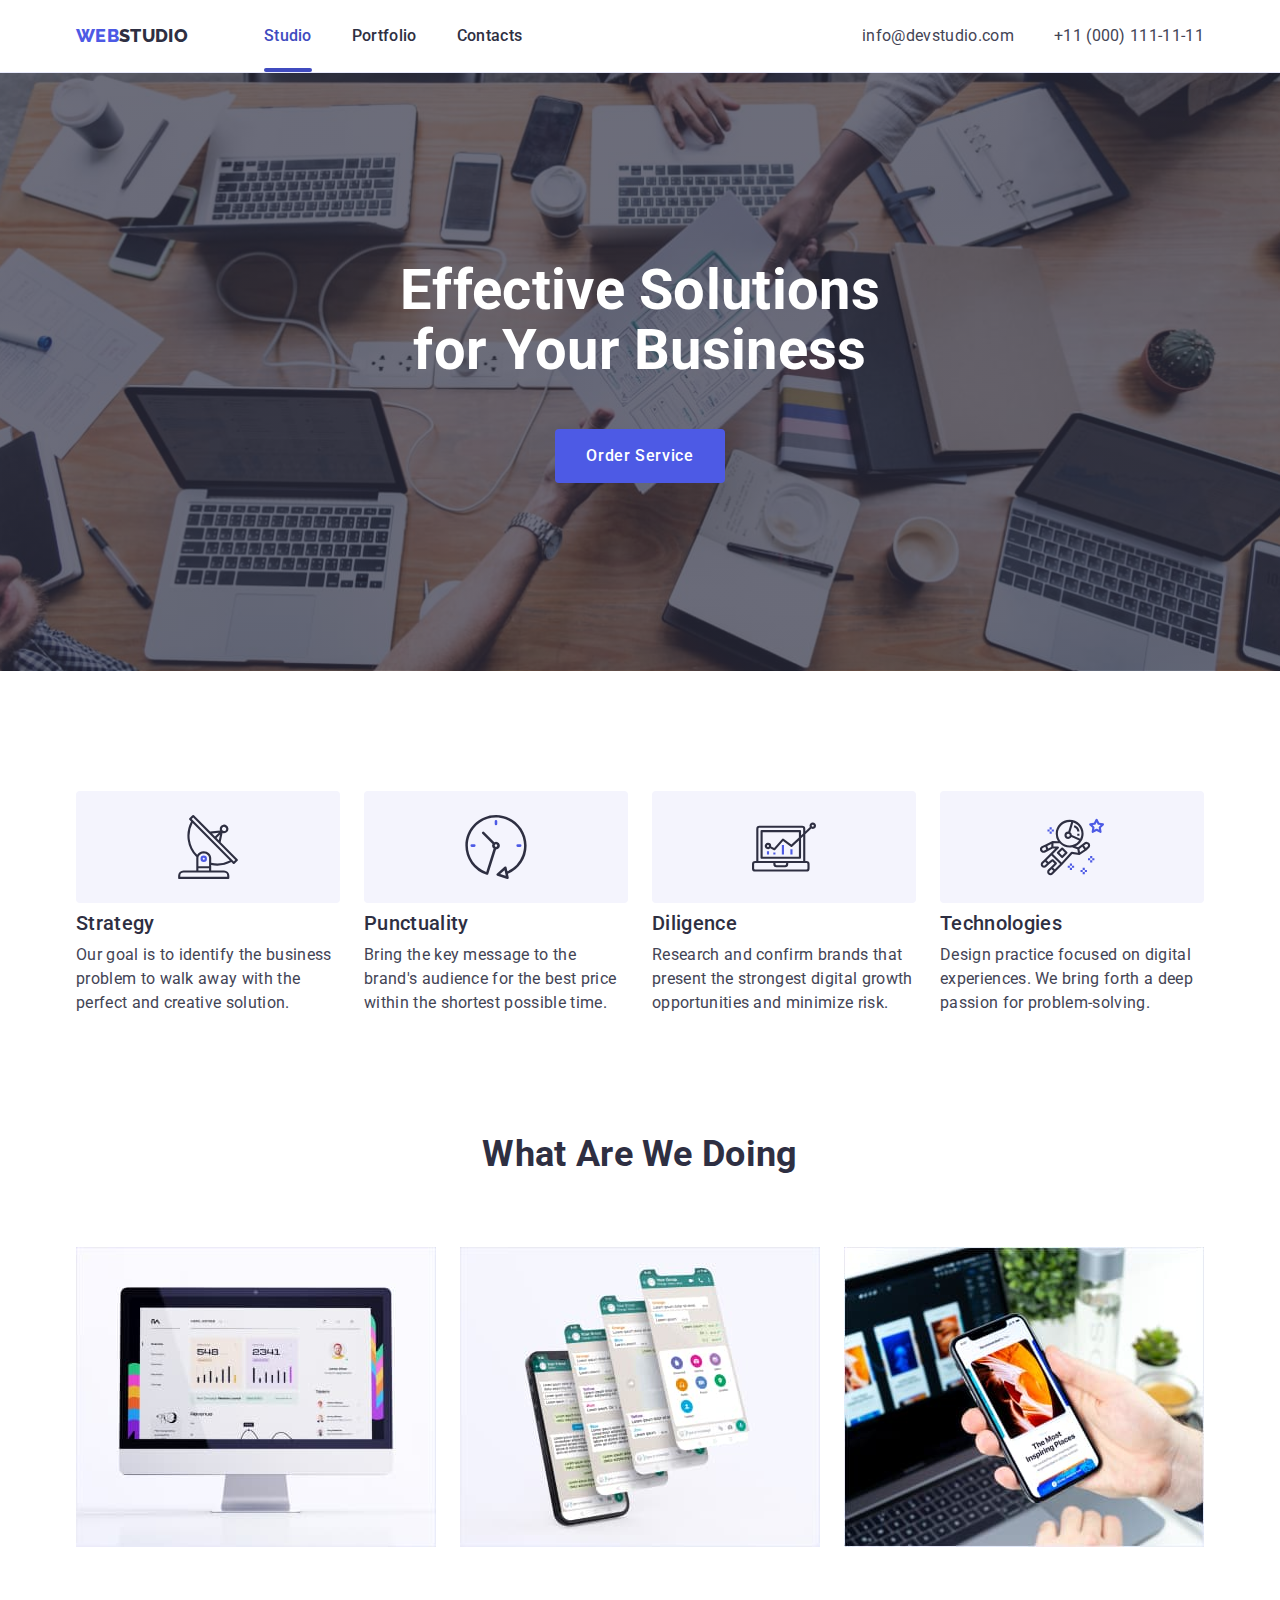
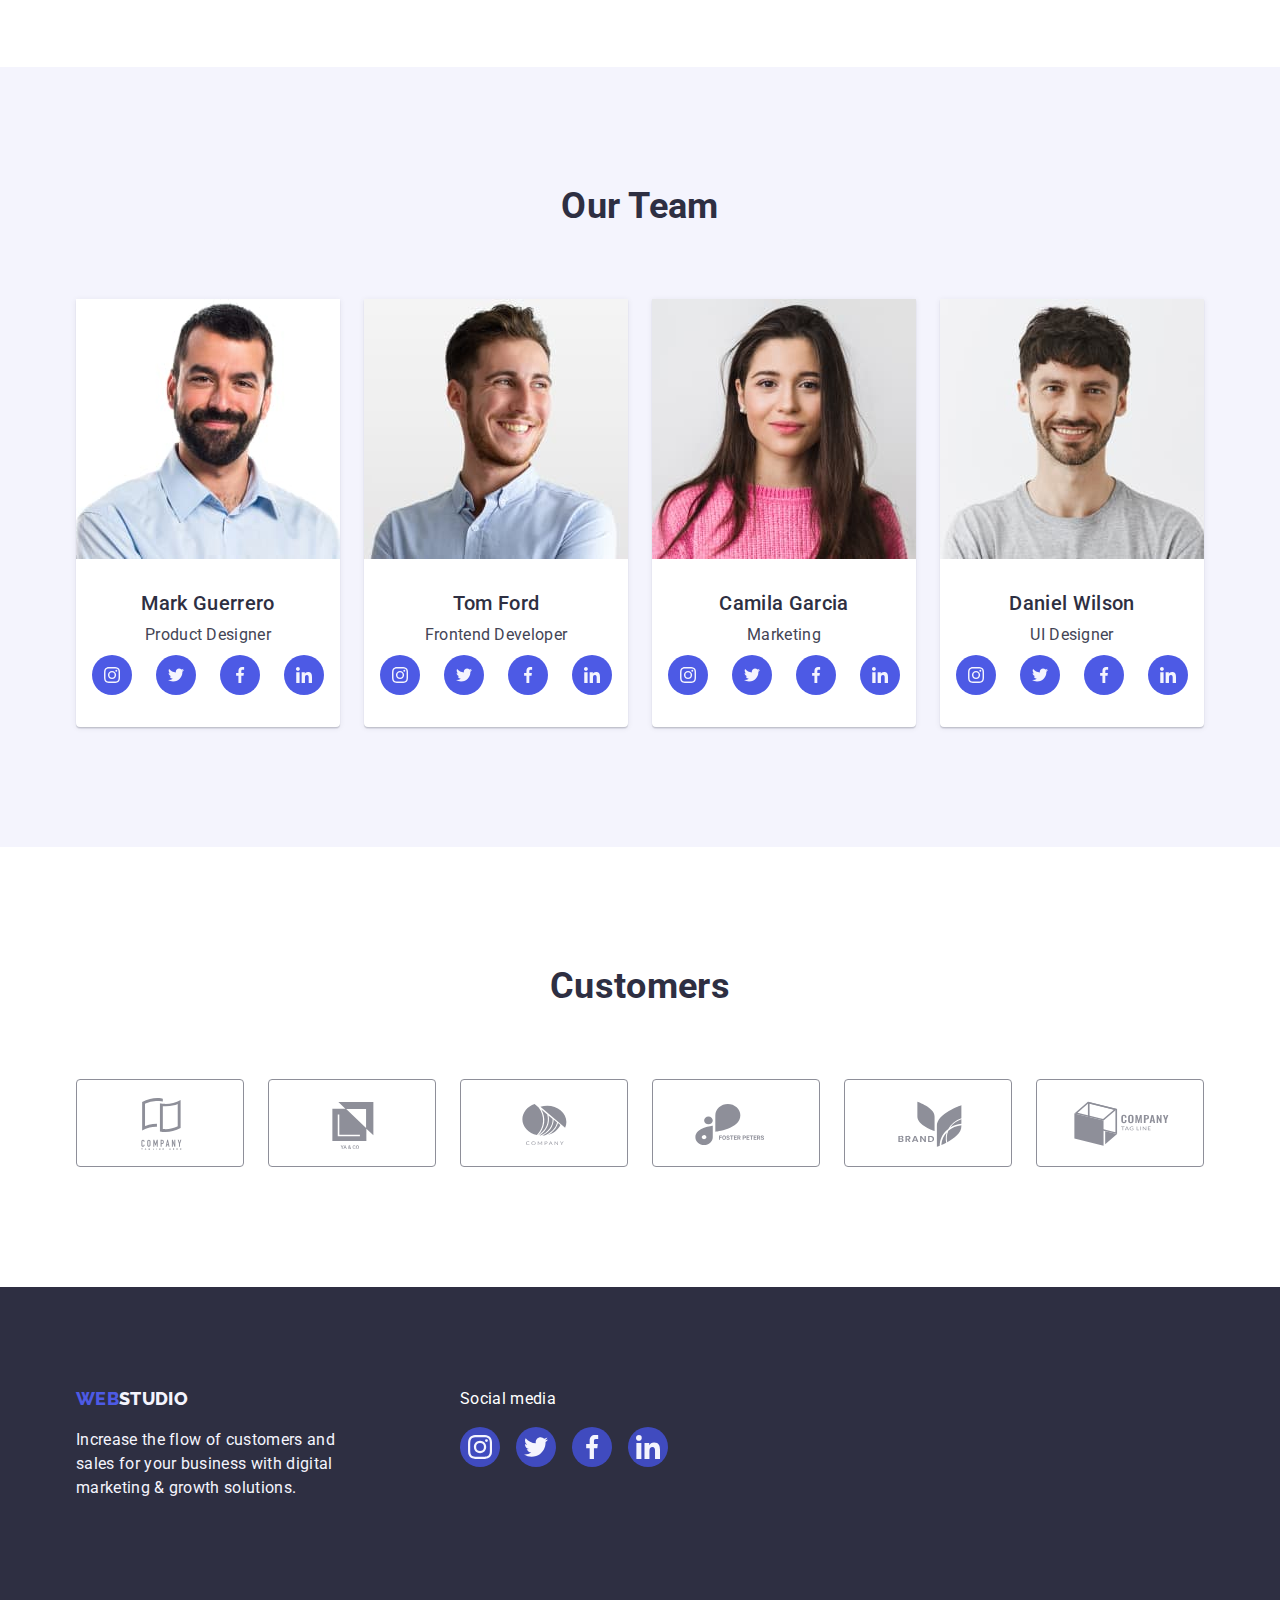
<file: index.html>
<!DOCTYPE html>
<html lang="en">
  <head>
    <meta charset="UTF-8" />
    <meta http-equiv="X-UA-Compatible" content="IE=edge" />
    <meta name="viewport" content="width=, initial-scale=1.0" />
    <title>WebStudio</title>
    <!-- /**
      |============================
      | Normalize styles
      |============================
    */ -->
    <link
      rel="stylesheet"
      href="https://cdn.jsdelivr.net/npm/modern-normalize@1.1.0/modern-normalize.min.css"
    />
    <!-- /**
      |============================
      | Custom styles
      |============================
    */ -->
    <link rel="preconnect" href="https://fonts.googleapis.com" />
    <link rel="preconnect" href="https://fonts.gstatic.com" crossorigin />
    <link
      href="https://fonts.googleapis.com/css2?family=Raleway:wght@800&family=Roboto:wght@400;500;700;900&display=swap"
      rel="stylesheet"
    />
    <link rel="stylesheet" href="./css/styles.css" />
  </head>
  <body class="page" data-body>
    <!-- /**
      |============================
      | Header
      |============================
    */ -->
    <header class="header">
      <div class="container header-container">
        <a class="link logo" href="./index.html"
          >WEB<span class="logo-header-part">STUDIO</span></a
        >
        <nav class="header-nav">
          <ul class="list header-nav-list">
            <li class="header-nav-item">
              <a class="link header-nav-link current" href="./index.html"
                >Studio</a
              >
            </li>
            <li class="header-nav-item">
              <a class="link header-nav-link" href="./portfolio.html"
                >Portfolio</a
              >
            </li>
            <li class="header-nav-item">
              <a class="link header-nav-link" href="#contacts">Contacts</a>
            </li>
          </ul>
        </nav>
        <address id="contacts">
          <ul class="list contacts-list">
            <li>
              <a class="link contacts-link" href="mailto:info@devstudio.com"
                >info@devstudio.com</a
              >
            </li>
            <li>
              <a class="link contacts-link" href="tel:+11(000)111-11-11"
                >+11 (000) 111-11-11</a
              >
            </li>
          </ul>
        </address>
      </div>
    </header>

    <main>
      <!-- /**
       |============================
       | Hero
       |============================
     */ -->
      <section class="section hero-section">
        <div class="container">
          <h1 class="hero-title">Effective Solutions for Your Business</h1>
          <button class="btn hero-btn" type="button" data-modal-open>
            Order Service
          </button>
        </div>
      </section>
      <!-- /**
  |============================
  | Our Features
  |============================
*/ -->
      <section class="section our-features-section">
        <div class="container our-features-container">
          <h2 class="title visually-hidden">Our Features</h2>
          <ul class="list our-features-list card-set">
            <li class="list our-features-item card-set-item">
              <div class="our-features-item-icon">
                <svg width="64" height="64">
                  <use href="./images/icons.svg#antenna"></use>
                </svg>
              </div>
              <h3 class="subtitle">Strategy</h3>
              <p>
                Our goal is to identify the business problem to walk away with
                the perfect and creative solution.
              </p>
            </li>
            <li class="list our-features-item card-set-item">
              <div class="our-features-item-icon">
                <svg width="64" height="64">
                  <use href="./images/icons.svg#clock"></use>
                </svg>
              </div>
              <h3 class="subtitle">Punctuality</h3>
              <p>
                Bring the key message to the brand's audience for the best price
                within the shortest possible time.
              </p>
            </li>
            <li class="list our-features-item card-set-item">
              <div class="our-features-item-icon">
                <svg width="64" height="64">
                  <use href="./images/icons.svg#diagram"></use>
                </svg>
              </div>

              <h3 class="subtitle">Diligence</h3>
              <p>
                Research and confirm brands that present the strongest digital
                growth opportunities and minimize risk.
              </p>
            </li>
            <li class="list our-features-item card-set-item">
              <div class="our-features-item-icon">
                <svg width="64" height="64">
                  <use href="./images/icons.svg#astronaut"></use>
                </svg>
              </div>

              <h3 class="subtitle">Technologies</h3>
              <p>
                Design practice focused on digital experiences. We bring forth a
                deep passion for problem-solving.
              </p>
            </li>
          </ul>
        </div>
      </section>
      <!-- /**
  |============================
  | What are we doing
  |============================
*/ -->
      <section class="section whar-are-we-doing-section">
        <div class="container">
          <h2 class="title what-are-we-doing-title">What are we doing</h2>
          <ul class="list what-are-we-doing-list card-set">
            <li class="what-are-we-doing-item">
              <img
                src="./images/monitor.jpg"
                alt="Monitor picture"
                width="360"
                height="300"
              />
            </li>
            <li class="what-are-we-doing-item">
              <img
                src="./images/screenshots.jpg"
                alt="4 mobile phone screenshots"
                width="360"
                height="300"
              />
            </li>
            <li class="what-are-we-doing-item">
              <img
                src="./images/mobile-phone.jpg"
                alt="Mobile phone and laptop"
                width="360"
                height="300"
              />
            </li>
          </ul>
        </div>
      </section>
      <!-- /**
  |============================
  | Our team
  |============================
*/ -->
      <section class="section our-team-section">
        <div class="container">
          <h2 class="title">Our Team</h2>
          <ul class="list our-team-list card-set">
            <li class="our-team-item card-set-item">
              <img
                class="our-team-img"
                src="./images/mark-guerrero-photo.jpg"
                alt="Mark Guerrero's photo"
                width="264"
                height="260"
              />
              <div class="our-team-desc">
                <h3 class="subtitle">Mark Guerrero</h3>
                <p>Product Designer</p>
                <ul class="socials">
                  <li class="socials-item">
                    <a href="" class="socials-link">
                      <svg class="socials-icon" width="16" height="16">
                        <use href="./images/icons.svg#instagram"></use>
                      </svg>
                    </a>
                  </li>
                  <li class="socials-item">
                    <a href="" class="socials-link">
                      <svg class="socials-icon" width="16" height="16">
                        <use href="./images/icons.svg#twitter"></use>
                      </svg>
                    </a>
                  </li>
                  <li class="socials-item">
                    <a href="" class="socials-link">
                      <svg class="socials-icon" width="16" height="16">
                        <use href="./images/icons.svg#facebook"></use>
                      </svg>
                    </a>
                  </li>
                  <li class="socials-item">
                    <a href="" class="socials-link">
                      <svg class="socials-icon" width="16" height="16">
                        <use href="./images/icons.svg#linkedin"></use>
                      </svg>
                    </a>
                  </li>
                </ul>
              </div>
            </li>
            <li class="our-team-item card-set-item">
              <img
                class="our-team-img"
                src="./images/tom-ford-photo.jpg"
                alt="Tom Ford's photo"
                width="264"
                height="260"
              />
              <div class="our-team-desc">
                <h3 class="subtitle">Tom Ford</h3>
                <p>Frontend Developer</p>
                <ul class="socials">
                  <li class="socials-item">
                    <a href="" class="socials-link">
                      <svg class="socials-icon" width="16" height="16">
                        <use href="./images/icons.svg#instagram"></use>
                      </svg>
                    </a>
                  </li>
                  <li class="socials-item">
                    <a href="" class="socials-link">
                      <svg class="socials-icon" width="16" height="16">
                        <use href="./images/icons.svg#twitter"></use>
                      </svg>
                    </a>
                  </li>
                  <li class="socials-item">
                    <a href="" class="socials-link">
                      <svg class="socials-icon" width="16" height="16">
                        <use href="./images/icons.svg#facebook"></use>
                      </svg>
                    </a>
                  </li>
                  <li class="socials-item">
                    <a href="" class="socials-link">
                      <svg class="socials-icon" width="16" height="16">
                        <use href="./images/icons.svg#linkedin"></use>
                      </svg>
                    </a>
                  </li>
                </ul>
              </div>
            </li>
            <li class="our-team-item card-set-item">
              <img
                class="our-team-img"
                src="./images/camila-garcia-photo.jpg"
                alt="Camila Garcia's photo"
                width="264"
                height="260"
              />
              <div class="our-team-desc">
                <h3 class="subtitle">Camila Garcia</h3>
                <p>Marketing</p>
                <ul class="socials">
                  <li class="socials-item">
                    <a href="" class="socials-link">
                      <svg class="socials-icon" width="16" height="16">
                        <use href="./images/icons.svg#instagram"></use>
                      </svg>
                    </a>
                  </li>
                  <li class="socials-item">
                    <a href="" class="socials-link">
                      <svg class="socials-icon" width="16" height="16">
                        <use href="./images/icons.svg#twitter"></use>
                      </svg>
                    </a>
                  </li>
                  <li class="socials-item">
                    <a href="" class="socials-link">
                      <svg class="socials-icon" width="16" height="16">
                        <use href="./images/icons.svg#facebook"></use>
                      </svg>
                    </a>
                  </li>
                  <li class="socials-item">
                    <a href="" class="socials-link">
                      <svg class="socials-icon" width="16" height="16">
                        <use href="./images/icons.svg#linkedin"></use>
                      </svg>
                    </a>
                  </li>
                </ul>
              </div>
            </li>
            <li class="our-team-item card-set-item">
              <img
                class="our-team-img"
                src="./images/daniel-wilson-photo.jpg"
                alt="Daniel Wilson's photo"
                width="264"
                height="260"
              />
              <div class="our-team-desc">
                <h3 class="subtitle">Daniel Wilson</h3>
                <p>UI Designer</p>
                <ul class="socials">
                  <li class="socials-item">
                    <a href="" class="socials-link">
                      <svg class="socials-icon" width="16" height="16">
                        <use href="./images/icons.svg#instagram"></use>
                      </svg>
                    </a>
                  </li>
                  <li class="socials-item">
                    <a href="" class="socials-link">
                      <svg class="socials-icon" width="16" height="16">
                        <use href="./images/icons.svg#twitter"></use>
                      </svg>
                    </a>
                  </li>
                  <li class="socials-item">
                    <a href="" class="socials-link">
                      <svg class="socials-icon" width="16" height="16">
                        <use href="./images/icons.svg#facebook"></use>
                      </svg>
                    </a>
                  </li>
                  <li class="socials-item">
                    <a href="" class="socials-link">
                      <svg class="socials-icon" width="16" height="16">
                        <use href="./images/icons.svg#linkedin"></use>
                      </svg>
                    </a>
                  </li>
                </ul>
              </div>
            </li>
          </ul>
        </div>
      </section>
      <!-- /**
  |============================
  | Customers
  |============================
*/ -->
      <section class="section customers">
        <div class="container customers-section">
          <h2 class="title">Customers</h2>
          <ul class="customers-list">
            <li class="customers-item">
              <a href="" class="customers-link">
                <svg class="customers-icon" width="104" height="56">
                  <use href="./images/icons.svg#Logo1"></use>
                </svg>
              </a>
            </li>
            <li>
              <a href="" class="customers-link">
                <svg class="customers-icon" width="104" height="56">
                  <use href="./images/icons.svg#Logo2"></use>
                </svg>
              </a>
            </li>
            <li>
              <a href="" class="customers-link">
                <svg class="customers-icon" width="104" height="56">
                  <use href="./images/icons.svg#Logo3"></use>
                </svg>
              </a>
            </li>
            <li>
              <a href="" class="customers-link">
                <svg class="customers-icon" width="104" height="56">
                  <use href="./images/icons.svg#Logo4"></use>
                </svg>
              </a>
            </li>
            <li>
              <a href="" class="customers-link">
                <svg class="customers-icon" width="104" height="56">
                  <use href="./images/icons.svg#Logo5"></use>
                </svg>
              </a>
            </li>
            <li>
              <a href="" class="customers-link">
                <svg class="customers-icon" width="104" height="56">
                  <use href="./images/icons.svg#Logo6"></use>
                </svg>
              </a>
            </li>
          </ul>
        </div>
      </section>
    </main>
    <!-- /**
  |============================
  | Footer
  |============================
*/  -->

    <footer class="footer-section">
      <div class="container footer-wrapper">
        <div class="footer-logo-section">
          <a class="link logo footer-logo" href="./index.html"
            >WEB<span class="logo-footer-part">STUDIO</span></a
          >
          <p class="footer-section-desc">
            Increase the flow of customers and sales for your business with
            digital marketing & growth solutions.
          </p>
        </div>
        <div class="footer-social-media">
          <p>Social media</p>
          <ul class="footer-socials">
            <li class="socials-item">
              <a href="" class="footer-social-media-link">
                <svg class="socials-icon" width="24" height="24">
                  <use href="./images/icons.svg#instagram"></use>
                </svg>
              </a>
            </li>
            <li class="socials-item">
              <a href="" class="footer-social-media-link">
                <svg class="socials-icon" width="24" height="24">
                  <use href="./images/icons.svg#twitter"></use>
                </svg>
              </a>
            </li>
            <li class="socials-item">
              <a href="" class="footer-social-media-link">
                <svg class="socials-icon" width="24" height="24">
                  <use href="./images/icons.svg#facebook"></use>
                </svg>
              </a>
            </li>
            <li class="socials-item">
              <a href="" class="footer-social-media-link">
                <svg class="socials-icon" width="24" height="24">
                  <use href="./images/icons.svg#linkedin"></use>
                </svg>
              </a>
            </li>
          </ul>
        </div>
      </div>
    </footer>

    <div class="backdrop is-hidden" data-modal>
      <div class="modal">
        <button class="modal-btn" type="button" data-modal-close>
          <svg class="modal-icon" width="8" height="8">
            <use href="./images/icons.svg#close"></use>
          </svg>
        </button>
      </div>
    </div>

    <script src="./js/modal.js"></script>
  </body>
</html>
</file>
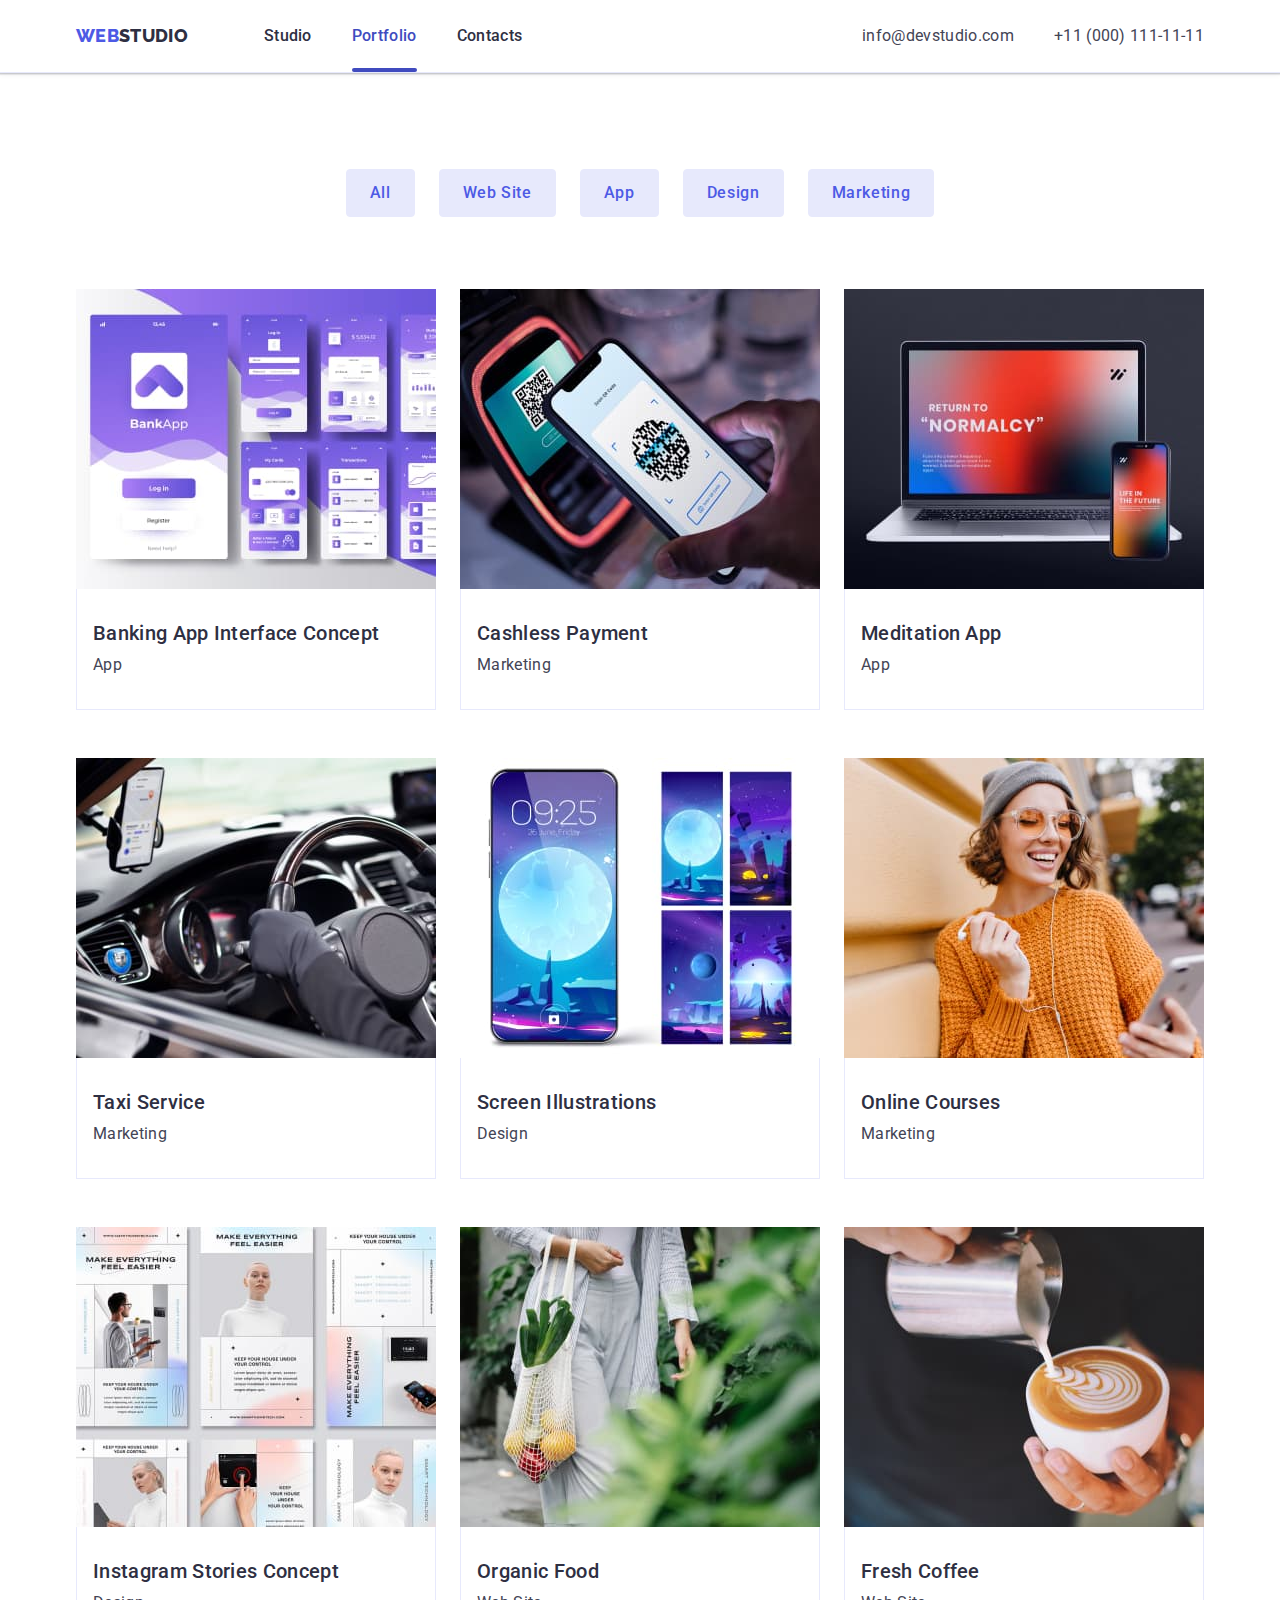
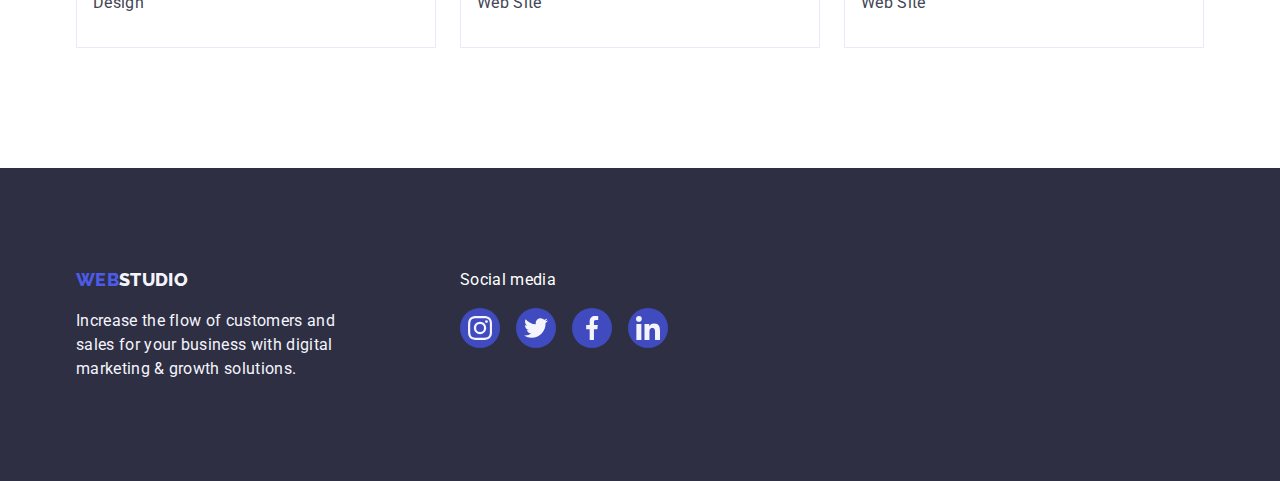
<file: portfolio.html>
<!DOCTYPE html>
<html lang="en">
  <head>
    <meta charset="UTF-8" />
    <meta http-equiv="X-UA-Compatible" content="IE=edge" />
    <meta name="viewport" content="width=, initial-scale=1.0" />
    <title>WebStudio</title>
    <!-- /**
      |============================
      | Normalize styles
      |============================
    */ -->
    <link
      rel="stylesheet"
      href="https://cdn.jsdelivr.net/npm/modern-normalize@1.1.0/modern-normalize.min.css"
    />
    <!-- /**
      |============================
      | Custom styles
      |============================
    */ -->
    <link rel="preconnect" href="https://fonts.googleapis.com" />
    <link rel="preconnect" href="https://fonts.gstatic.com" crossorigin />

    <link
      href="https://fonts.googleapis.com/css2?family=Raleway:wght@800&family=Roboto:wght@400;500;700;900&display=swap"
      rel="stylesheet"
    />
    <link rel="stylesheet" href="./css/styles.css" />
  </head>
  <body>
    <!-- /**
      |============================
      | Header
      |============================
    */ -->
    <header class="header">
      <div class="container header-container">
        <a class="link logo" href="./index.html"
          >WEB<span class="logo-header-part">STUDIO</span></a
        >
        <nav class="header-nav">
          <ul class="list header-nav-list">
            <li class="header-nav-item">
              <a class="link header-nav-link" href="./index.html">Studio</a>
            </li>
            <li class="header-nav-item">
              <a class="link header-nav-link current" href="./portfolio.html"
                >Portfolio</a
              >
            </li>
            <li class="header-nav-item">
              <a class="link header-nav-link" href="#contacts">Contacts</a>
            </li>
          </ul>
        </nav>
        <address id="contacts">
          <ul class="list contacts-list">
            <li>
              <a class="link contacts-link" href="mailto:info@devstudio.com"
                >info@devstudio.com</a
              >
            </li>
            <li>
              <a class="link contacts-link" href="tel:+11(000)111-11-11"
                >+11 (000) 111-11-11</a
              >
            </li>
          </ul>
        </address>
      </div>
    </header>

    <main>
      <section class="our-works">
        <div class="container">
          <h1 class="visually-hidden">Our Portfolio</h1>
          <h2 class="visually-hidden">Our Portfolio</h2>
          <ul class="our-works-filters list">
            <li>
              <button class="btn filter-btn" type="button">All</button>
            </li>
            <li>
              <button class="btn filter-btn" type="button">Web Site</button>
            </li>
            <li>
              <button class="btn filter-btn" type="button">App</button>
            </li>
            <li>
              <button class="btn filter-btn" type="button">Design</button>
            </li>
            <li>
              <button class="btn filter-btn" type="button">Marketing</button>
            </li>
          </ul>

          <ul class="our-works-items list card-set">
            <li class="our-portfolio-item card-set-item">
              <a class="link our-portfolio-link" href="#">
                <div class="portfolio-wrapper">
                  <img
                    src="./images/our-works/banking-app-interface-concept.jpg"
                    alt="A cup of coffee"
                    width="360"
                    height="300"
                  />
                  <p class="overlay">
                    14 Stylish and User-Friendly App Design Concepts · Task
                    Manager App · Calorie Tracker App · Exotic Fruit Ecommerce
                    App · Cloud Storage App
                  </p>
                </div>
                <div class="our-works-desc-section">
                  <h3 class="subtitle">Banking App Interface Concept</h3>
                  <p>App</p>
                </div>
              </a>
            </li>
            <li class="our-portfolio-item card-set-item">
              <a class="link our-portfolio-link" href="#">
                <div class="portfolio-wrapper">
                  <img
                    src="./images/our-works/cashless-payment.jpg"
                    alt="A cup of coffee"
                    width="360"
                    height="300"
                  />
                  <p class="overlay">
                    14 Stylish and User-Friendly App Design Concepts · Task
                    Manager App · Calorie Tracker App · Exotic Fruit Ecommerce
                    App · Cloud Storage App
                  </p>
                </div>
                <div class="our-works-desc-section">
                  <h3 class="subtitle">Cashless Payment</h3>
                  <p>Marketing</p>
                </div>
              </a>
            </li>
            <li class="our-portfolio-item card-set-item">
              <a class="link our-portfolio-link" href="#">
                <div class="portfolio-wrapper">
                  <img
                    src="./images/our-works/meditaion-app.jpg"
                    alt="A cup of coffee"
                    width="360"
                    height="300"
                  />
                  <p class="overlay">
                    14 Stylish and User-Friendly App Design Concepts · Task
                    Manager App · Calorie Tracker App · Exotic Fruit Ecommerce
                    App · Cloud Storage App
                  </p>
                </div>
                <div class="our-works-desc-section">
                  <h3 class="subtitle">Meditation App</h3>
                  <p>App</p>
                </div>
              </a>
            </li>
            <li class="our-portfolio-item card-set-item">
              <a class="link our-portfolio-link" href="#">
                <div class="portfolio-wrapper">
                  <img
                    src="./images/our-works/taxi-service.jpg"
                    alt="A cup of coffee"
                    width="360"
                    height="300"
                  />
                  <p class="overlay">
                    14 Stylish and User-Friendly App Design Concepts · Task
                    Manager App · Calorie Tracker App · Exotic Fruit Ecommerce
                    App · Cloud Storage App
                  </p>
                </div>
                <div class="our-works-desc-section">
                  <h3 class="subtitle">Taxi Service</h3>
                  <p>Marketing</p>
                </div>
              </a>
            </li>
            <li class="our-portfolio-item card-set-item">
              <a class="link our-portfolio-link" href="#">
                <div class="portfolio-wrapper">
                  <img
                    src="./images/our-works/screen-illustrations.jpg"
                    alt="A cup of coffee"
                    width="360"
                    height="300"
                  />
                  <p class="overlay">
                    14 Stylish and User-Friendly App Design Concepts · Task
                    Manager App · Calorie Tracker App · Exotic Fruit Ecommerce
                    App · Cloud Storage App
                  </p>
                </div>
                <div class="our-works-desc-section">
                  <h3 class="subtitle">Screen Illustrations</h3>
                  <p>Design</p>
                </div>
              </a>
            </li>
            <li class="our-portfolio-item card-set-item">
              <a class="link our-portfolio-link" href="#">
                <div class="portfolio-wrapper">
                  <img
                    src="./images/our-works/online-courses.jpg"
                    alt="A cup of coffee"
                    width="360"
                    height="300"
                  />
                  <p class="overlay">
                    14 Stylish and User-Friendly App Design Concepts · Task
                    Manager App · Calorie Tracker App · Exotic Fruit Ecommerce
                    App · Cloud Storage App
                  </p>
                </div>
                <div class="our-works-desc-section">
                  <h3 class="subtitle">Online Courses</h3>
                  <p>Marketing</p>
                </div>
              </a>
            </li>
            <li class="our-portfolio-item card-set-item">
              <a class="link our-portfolio-link" href="#">
                <div class="portfolio-wrapper">
                  <img
                    src="./images/our-works/instagram-stories-concept.jpg"
                    alt="A cup of coffee"
                    width="360"
                    height="300"
                  />
                  <p class="overlay">
                    14 Stylish and User-Friendly App Design Concepts · Task
                    Manager App · Calorie Tracker App · Exotic Fruit Ecommerce
                    App · Cloud Storage App
                  </p>
                </div>
                <div class="our-works-desc-section">
                  <h3 class="subtitle">Instagram Stories Concept</h3>
                  <p>Design</p>
                </div>
              </a>
            </li>
            <li class="our-portfolio-item card-set-item">
              <a class="link our-portfolio-link" href="#">
                <div class="portfolio-wrapper">
                  <img
                    src="./images/our-works/organic-food.jpg"
                    alt="A cup of coffee"
                    width="360"
                    height="300"
                  />
                  <p class="overlay">
                    14 Stylish and User-Friendly App Design Concepts · Task
                    Manager App · Calorie Tracker App · Exotic Fruit Ecommerce
                    App · Cloud Storage App
                  </p>
                </div>
                <div class="our-works-desc-section">
                  <h3 class="subtitle">Organic Food</h3>
                  <p>Web Site</p>
                </div>
              </a>
            </li>
            <li class="our-portfolio-item card-set-item">
              <a class="link our-portfolio-link" href="#">
                <div class="portfolio-wrapper">
                  <img
                    src="./images/our-works/fresh-coffee.jpg"
                    alt="A cup of coffee"
                    width="360"
                    height="300"
                  />
                  <p class="overlay">
                    14 Stylish and User-Friendly App Design Concepts · Task
                    Manager App · Calorie Tracker App · Exotic Fruit Ecommerce
                    App · Cloud Storage App
                  </p>
                </div>
                <div class="our-works-desc-section">
                  <h3 class="subtitle">Fresh Coffee</h3>
                  <p>Web Site</p>
                </div>
              </a>
            </li>
          </ul>
        </div>
      </section>
    </main>

    <!-- /**
  |============================
  | Footer
  |============================
*/  -->

    <footer class="footer-section">
      <div class="container footer-wrapper">
        <div class="footer-logo-section">
          <a class="link logo" href="./index.html"
            >WEB<span class="logo-footer-part">STUDIO</span></a
          >
          <p class="footer-section-desc">
            Increase the flow of customers and sales for your business with
            digital marketing & growth solutions.
          </p>
        </div>
        <div class="footer-social-media">
          <p>Social media</p>
          <ul class="footer-socials">
            <li class="socials-item">
              <a href="" class="footer-social-media-link">
                <svg class="socials-icon" width="24" height="24">
                  <use href="./images/icons.svg#instagram"></use>
                </svg>
              </a>
            </li>
            <li class="socials-item">
              <a href="" class="footer-social-media-link">
                <svg class="socials-icon" width="24" height="24">
                  <use href="./images/icons.svg#twitter"></use>
                </svg>
              </a>
            </li>
            <li class="socials-item">
              <a href="" class="footer-social-media-link">
                <svg class="socials-icon" width="24" height="24">
                  <use href="./images/icons.svg#facebook"></use>
                </svg>
              </a>
            </li>
            <li class="socials-item">
              <a href="" class="footer-social-media-link">
                <svg class="socials-icon" width="24" height="24">
                  <use href="./images/icons.svg#linkedin"></use>
                </svg>
              </a>
            </li>
          </ul>
        </div>
      </div>
    </footer>
  </body>
</html>
</file>
<file: css/styles.css>
/**
  |============================
  | Reset
  |============================
*/
html {
  box-sizing: border-box;
}

h1,
h2,
h3,
h4,
h5,
h6,
p {
  margin: 0;
}

ul,
ol {
  list-style: none;
  font-style: normal;
  margin: 0;
  padding: 0;
}

img {
  display: block;
  max-width: 100%;
  height: auto;
}

a {
  color: currentColor;
  text-decoration: none;
}

/**
  |============================
  | End Reset
  |============================
*/

:root {
  --primary-font: 'Roboto', sans-serif;
  --secondary-font: 'Raleway', sans-serif;
  --primary-text-color: #434455;
  --title-text-color: #2e2f42;
  --accent-color: #404bbf;
  --main-background-color: #ffffff;
  --primary-background-color: #2e2f42;
  --secondary-background-color: #f4f4fd;
  --filter-btn-color: #4d5ae5;
  --filter-btn-background-color: #e7e9fc;
  --filter-btn-accent-text-color: #ffffff;
  --logo-main-color: #4d5ae5;
  --hero-btn-text-color: #ffffff;
  --hero-btn-background-color: #4d5ae5;
  --hero-title-text-color: #ffffff;
  --footer-text-color: #f4f4fd;
  --logo-footer-text-color: #f4f4fd;
  --color-light-slate: #8e8f99;
  --dairy-color-modal-bgc: #fcfcfc;
  --green: #31d0aa;
  --animation-speed: 250ms cubic-bezier(0.4, 0, 0.2, 1);
  /* --header-idx: 10; */
  --modal-idx: 100;
  /**
    |============================
    | Others
    |============================
  */
  --items: 4;
  --col-indent: 24px;
  --row-indent: 48px;
}

body {
  font-family: 'Roboto', sans-serif;
  font-size: 16px;
  line-height: 1.5;
  letter-spacing: 0.02em;
  background-color: var(--main-background-color);
  color: var(--primary-text-color);
}

/**
  |============================
  | End Components
  |============================
*/

.section {
  padding-bottom: 120px;
}
.container {
  max-width: 1158px;
  margin: 0 auto;
  padding-left: 15px;
  padding-right: 15px;
}

.list {
  list-style: none;
}

.link {
  text-decoration: none;
}
.title {
  text-align: center;
  margin-bottom: 72px;
  font-weight: 700;
  font-size: 36px;
  line-height: 1.11;
  text-transform: capitalize;
  color: var(--title-text-color);
}
.subtitle {
  padding-bottom: 8px;
  font-weight: 500;
  font-size: 20px;
  line-height: 1.2;
  color: var(--title-text-color);
}
.btn {
  border: 0;
  display: block;
  margin: auto;
  font-family: inherit;
  font-weight: 500;
  font-size: 16px;
  line-height: 1.5;
  text-decoration: none;
  cursor: pointer;
  letter-spacing: 0.04em;
  border-radius: 4px;
  align-items: center;
}

/**
  |============================
  | Card set
  |============================
*/
.card-set {
  display: flex;
  flex-wrap: wrap;
  row-gap: var(--row-indent);
  column-gap: var(--col-indent);
}
.card-set-item {
  flex-basis: calc(
    (100% - var(--col-indent) * (var(--items) - 1)) / var(--items)
  );
}
/**
  |============================
  | Header
  |============================
*/
.header {
  border-bottom: 1px solid var(--filter-btn-background-color);
  box-shadow: 0px 2px 1px rgba(46, 47, 66, 0.08),
    0px 1px 1px rgba(46, 47, 66, 0.16), 0px 1px 6px rgba(46, 47, 66, 0.08);
}
.header-container {
  display: flex;
  align-items: center;
}
.logo {
  padding-top: 24px;
  padding-bottom: 24px;
  margin-right: 76px;
  font-family: 'Raleway', sans-serif;
  font-weight: 800;
  font-size: 18px;
  line-height: 1.33;
  color: var(--logo-main-color);
}
.logo-header-part {
  color: var(--title-text-color);
}
.header-nav {
  margin-right: auto;
}

.header-nav-list {
  display: flex;
  gap: 40px;
}

.header-nav-link {
  display: block;
  padding-top: 24px;
  padding-bottom: 24px;
  font-weight: 500;
  color: var(--title-text-color);
  transition: color var(--animation-speed);
}
.header-nav-link:hover,
.header-nav-link:focus,
.current {
  color: var(--accent-color);
}

.current {
  position: relative;
  color: var(--accent-color);
}
.current::after {
  content: '';
  position: absolute;
  bottom: 0;
  left: 0;
  width: 100%;
  height: 4px;
  background-color: var(--accent-color);
  border-radius: 2px;
}
.contacts-list {
  display: flex;
  gap: 40px;
}

.contacts-link {
  padding-top: 24px;
  padding-bottom: 24px;
  font-style: normal;
  color: var(--primary-text-color);
  transition: color var(--animation-speed);
}
.contacts-link:hover,
.contacts-link:focus {
  color: var(--accent-color);
}

/**
  |============================
  | Hero
  |============================
*/
.hero-section {
  max-width: 1440px;
  margin-left: auto;
  margin-right: auto;
  padding-top: 188px;
  padding-bottom: 188px;
  background-color: var(--primary-background-color);
  background-image: linear-gradient(
      rgba(46, 47, 66, 0.7),
      rgba(46, 47, 66, 0.7)
    ),
    url(../images/hero/people-office.jpg);
  background-repeat: no-repeat;
  background-position: center;
  background-size: cover;
  color: var(--hero-title-text-color);
  text-align: center;
}
.hero-title {
  margin: auto;
  max-width: 496px;
  padding-bottom: 48px;
  font-weight: 700;
  font-size: 56px;
  line-height: 1.07;
}
.hero-btn {
  padding: 15px 31px;
  color: var(--hero-btn-text-color);
  background-color: var(--hero-btn-background-color);
  transition: background-color var(--animation-speed);
}
.hero-btn:hover,
.hero-btn:focus {
  background-color: var(--accent-color);
}

/**
  |============================
  | Our Features
  |============================
*/
.visually-hidden {
  position: absolute;
  width: 1px;
  height: 1px;
  margin: -1px;
  border: 0;
  padding: 0;

  white-space: nowrap;
  clip-path: inset(100%);
  clip: rect(0 0 0 0);
  overflow: hidden;
}
.our-features-item-icon {
  display: flex;
  height: 112px;
  margin-bottom: 8px;
  align-items: center;
  justify-content: center;
  background: var(--footer-text-color);
  border-radius: 4px;
}

/**
  |============================
  | What are we doing
  |============================
*/

/**
  |============================
  | Our team
  |============================
*/

.our-team-list {
  display: flex;
}
.our-team-section,
.our-features-section {
  padding-top: 120px;
}

.our-team-section {
  background-color: var(--secondary-background-color);
}
.our-team-item {
  background-color: var(--main-background-color);
  box-shadow: 0px 1px 6px rgba(46, 47, 66, 0.08),
    0px 1px 1px rgba(46, 47, 66, 0.16), 0px 2px 1px rgba(46, 47, 66, 0.08);
  border-radius: 0px 0px 4px 4px;
}
.our-team-desc {
  padding: 32px 16px;
  text-align: center;
}
/**
  |============================
  | Socials
  |============================
*/
.socials {
  display: flex;
  gap: 24px;
}

.socials-link {
  display: flex;
  margin-top: 8px;
  align-items: center;
  justify-content: center;
  width: 40px;
  height: 40px;
  background-color: var(--hero-btn-background-color);
  border-radius: 50%;
  transition: background-color var(--animation-speed);
}

.socials-link:hover,
.socials-link:focus {
  background-color: var(--accent-color);
}
.socials-icon {
  fill: var(--secondary-background-color);
  transition: fill var(--animation-speed);
}

/**
  |============================
  | Customers
  |============================
*/
.customers {
  padding-top: 120px;
}
.customers-list {
  display: flex;
  gap: 24px;
}
.customers-link {
  display: flex;
  align-items: center;
  justify-content: center;
  width: 168px;
  height: 88px;
  border: 1px solid var(--color-light-slate);
  border-radius: 4px;
  outline: transparent;
  transition: border var(--animation-speed);
}
.customers-icon {
  fill: var(--color-light-slate);
  transition: fill var(--animation-speed);
}

.customers-link:hover .customers-icon,
.customers-link:focus .customers-icon {
  fill: var(--accent-color);
}
.customers-link:hover,
.customers-link:focus {
  border: 1px solid var(--accent-color);
}

/**
  |============================
  | Footer
  |============================
*/
.footer-section {
  padding-top: 100px;
  padding-bottom: 100px;
  background-color: var(--primary-background-color);
}
.footer-logo {
  margin: 0;
  padding: 0;
}
.logo-footer-part {
  color: var(--logo-footer-text-color);
}
.footer-section-desc {
  margin: 0;
  max-width: 264px;
  margin-top: 16px;
  color: var(--footer-text-color);
}
.footer-wrapper {
  display: flex;
}
.footer-logo-section {
  margin: 0;
  margin-right: 120px;
}

.footer-social-media {
  margin: 0;
  gap: 16px;
  color: var(--main-background-color);
}

.footer-social-media-link {
  display: flex;
  margin-top: 16px;
  align-items: center;
  justify-content: center;
  width: 40px;
  height: 40px;
  background-color: var(--accent-color);
  border-radius: 50%;
  transition: background-color var(--animation-speed)
}

.footer-social-media-link:hover,
.footer-social-media-link:focus {
  background-color: var(--green);
}

.footer-socials {
  display: flex;
  gap: 16px;
}

/**
  |============================
  | Portfolio 
  |============================
*/

.our-works {
  padding-top: 96px;
  padding-bottom: 120px;
}
.filter-btn {
  padding: 11px 23px;
  color: var(--filter-btn-color);
  background-color: var(--filter-btn-background-color);
  border: 1px solid var(--filter-btn-background-color);
  transition: color var(--animation-speed),
    background-color var(--animation-speed), box-shadow var(--animation-speed),
    border-radius var(--animation-speed);
}

.filter-btn:hover,
.filter-btn:focus {
  color: var(--filter-btn-accent-text-color);
  background-color: var(--accent-color);
  box-shadow: 0px 3px 1px rgba(0, 0, 0, 0.1), 0px 2px 1px rgba(0, 0, 0, 0.08),
    0px 2px 2px rgba(0, 0, 0, 0.12);
  border-radius: 4px;
}
.our-works-filters {
  display: flex;
  justify-content: center;
  gap: 24px;
  margin-bottom: 72px;
}

.our-works-items {
  --items: 3;
}
.our-works-container {
  padding-bottom: 120px;
}
.overlay {
  position: absolute;
  top: 0;
  left: 0;
  width: 100%;
  height: 100%;
  padding: 40px 32px;
  color: var(--footer-text-color);
  background-color: var(--filter-btn-color);
  transform: translateY(100%);
  transition: transform var(--animation-speed);
}
.portfolio-wrapper {
  position: relative;
  overflow: hidden;
}

.our-portfolio-item {
  max-width: 360px;
  width: 100%;
  position: relative;
}
.our-portfolio-link {
  display: block;
  transition: transform var(--animation-speed);
}
.our-portfolio-link:hover .overlay,
.our-portfolio-link:focus .overlay {
  transform: translateY(0) var(--animation-speed);
}
.our-works-desc-section {
  text-align: left;
  padding-top: 32px;
  padding-bottom: 32px;
  padding-left: 16px;
  border-bottom: 1px solid var(--filter-btn-background-color);
  border-left: 1px solid var(--filter-btn-background-color);
  border-right: 1px solid var(--filter-btn-background-color);
}

.our-portfolio-link:hover,
.our-portfolio-link:focus {
  box-shadow: 0px 1px 6px rgba(46, 47, 66, 0.08),
    0px 1px 1px rgba(46, 47, 66, 0.16), 0px 2px 1px rgba(46, 47, 66, 0.08);
}
.our-portfolio-link {
  display: block;
  outline: transparent;
  transition: box-shadow var(--animation-speed);
}
/**
  |============================
  | Modal window
  |============================
*/
.backdrop {
  position: fixed;
  top: 0;
  background-color: rgba(46, 47, 66, 0.4);
  z-index: var(--modal-idx);
  width: 100%;
  height: 100%;
  opacity: 1;
  visibility: visible;
  pointer-events: initial;
  transition: opacity var(--animation-speed), visibility var(--animation-speed);
}

.backdrop.is-hidden {
  opacity: 0;
  visibility: hidden;
  pointer-events: none;
}

.modal {
  position: absolute;
  top: 50%;
  left: 50%;
  transform: translate(-50%, -50%) scale(1);
  max-width: 408px;
  width: 100%;
  max-height: 576px;
  height: 100%;
  min-height: 576px;
  background-color: var(--dairy-color-modal-bgc);
  transition: transform var(--animation-speed);
  box-shadow: 0px 1px 1px rgba(0, 0, 0, 0.14), 0px 1px 3px rgba(0, 0, 0, 0.12),
    0px 2px 1px rgba(0, 0, 0, 0.2);
  border-radius: 4px;
}
.backdrop.is-hidden .modal {
  transform: translate(-50%, -50%) scale(0.5);
}
.modal-btn {
  position: absolute;
  top: 36px;
  right: 36px;
  transform: translate(50%, -50%);
  display: flex;
  align-items: center;
  cursor: pointer;
  justify-content: center;
  width: 24px;
  height: 24px;
  background-color: var(--filter-btn-background-color);
  border: none;
  border-radius: 50%;
}
.modal-icon {
  fill: var(--primary-background-color);
}

.modal-btn:hover .modal-icon,
.modal-btn:focus .modal-icon {
  fill: var(--filter-btn-accent-text-color);
}
.modal-btn:hover,
.modal-btn:focus {
  background-color: var(--accent-color);
}

.customers-link:hover .customers-icon,
.customers-link:focus .customers-icon {
  fill: var(--accent-color);
}
</file>
